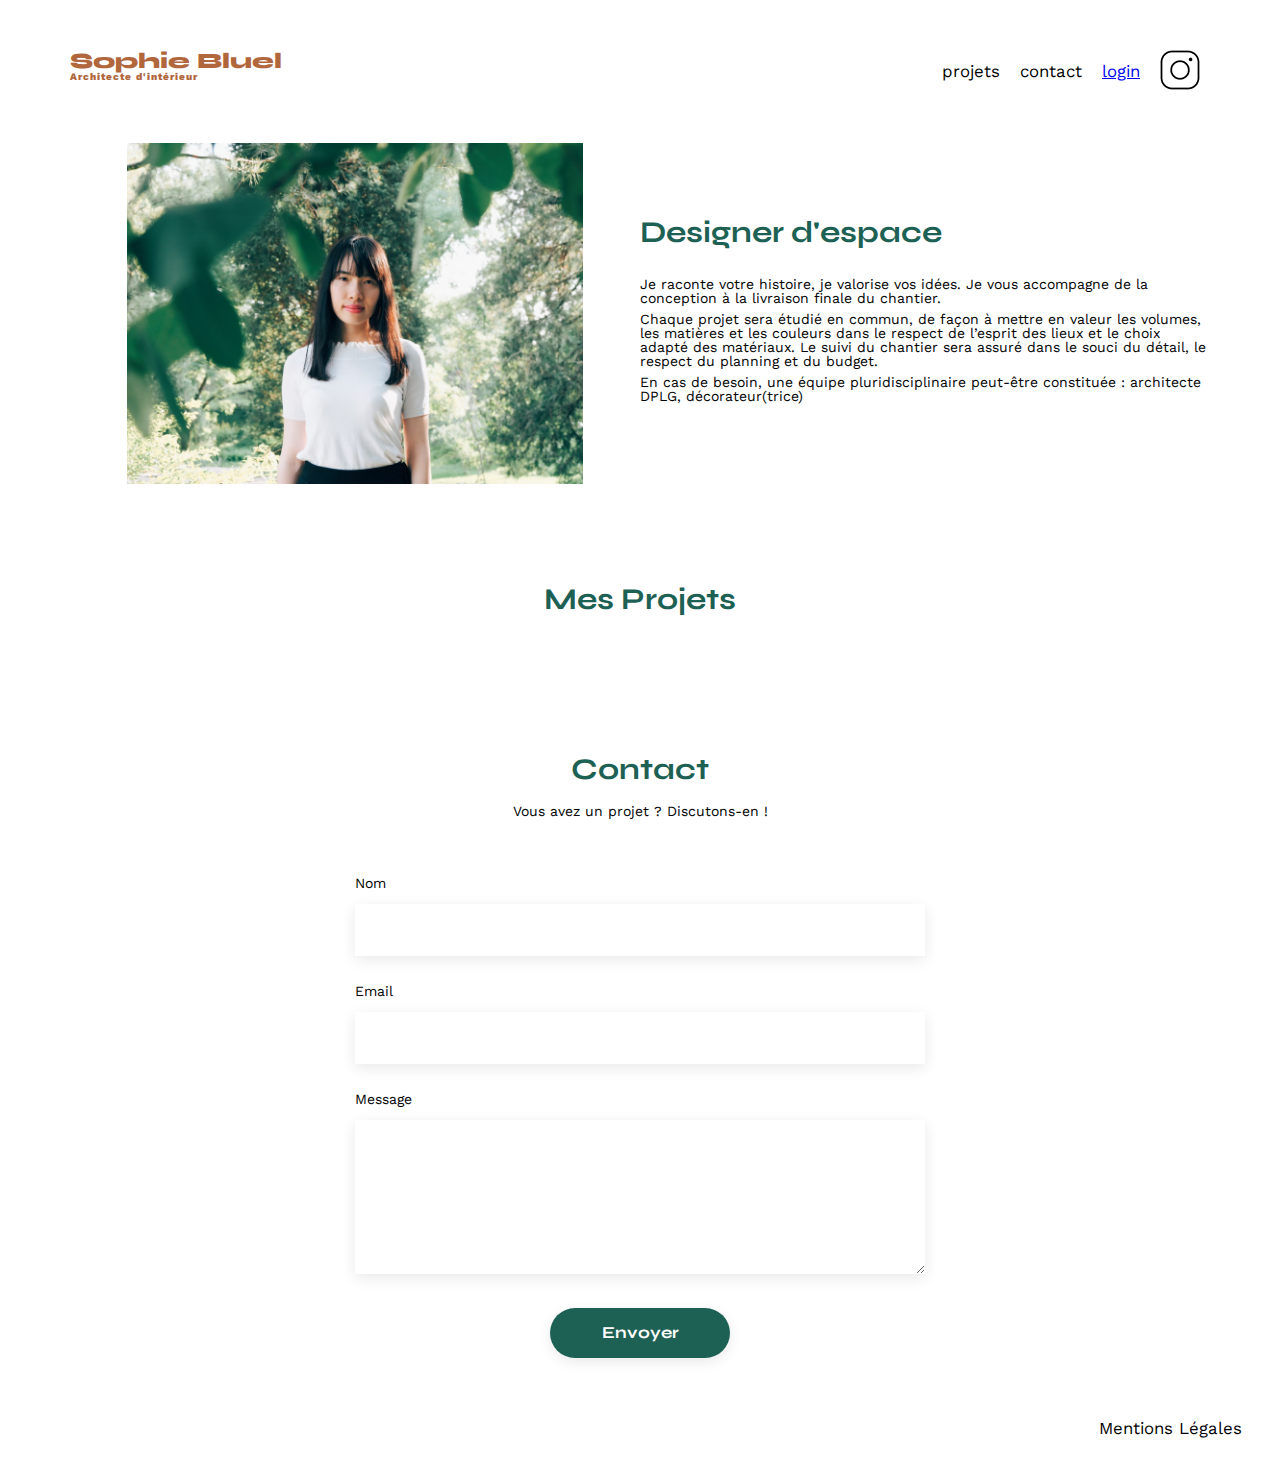
<file: Portfolio-architecte-sophie-bluel-master/FrontEnd/index.html>
<!DOCTYPE html>
<html lang="fr">
<head>
	<meta charset="UTF-8">
	<title>Sophie Bluel - Architecte d'intérieur</title>
	<meta name="viewport" content="width=device-width, initial-scale=1.0">
	<link rel="preconnect" href="https://fonts.googleapis.com">
	<link rel="preconnect" href="https://fonts.gstatic.com" crossorigin>
	<link href="https://fonts.googleapis.com/css2?family=Syne:wght@700;800&family=Work+Sans&display=swap" rel="stylesheet">
	<link rel="stylesheet" href="https://cdnjs.cloudflare.com/ajax/libs/font-awesome/4.7.0/css/font-awesome.min.css">
	<meta name="description" content="">
	<link rel="stylesheet" href="./assets/style.css">

	<script src="./main.js" defer></script>

</head>
<body>
	<div class="modeEdition"></div>
<header>
	<h1>Sophie Bluel <span>Architecte d'intérieur</span></h1>
	<nav>
		<ul>
			<li>projets</li>
			<li>contact</li>
			<li class="aLogin"><a href="login.html" >login</a></li>
			<li><img src="./assets/icons/instagram.png" alt="Instagram"></li>
		</ul>
	</nav>
</header>
<main>
	<div id="popup1" class="overlay">
		<div class="popup">
			<div class="innerPopup">
				
			</div>
		</div>
	</div>
	<section id="introduction">
		<figure>
			<img src="./assets/images/sophie-bluel.png" alt="">
		</figure>
		<article>
			<h2>Designer d'espace</h2>
			<p>Je raconte votre histoire, je valorise vos idées. Je vous accompagne de la conception à la livraison finale du chantier.</p>
			<p>Chaque projet sera étudié en commun, de façon à mettre en valeur les volumes, les matières et les couleurs dans le respect de l’esprit des lieux et le choix adapté des matériaux. Le suivi du chantier sera assuré dans le souci du détail, le respect du planning et du budget.</p>
			<p>En cas de besoin, une équipe pluridisciplinaire peut-être constituée : architecte DPLG, décorateur(trice)</p>
		</article>
	</section>
	<section id="portfolio">
		<span class="modifier">
			<h2>Mes Projets</h2>
		</span>
    	<div class="filtres"></div>
		<div class="gallery"></div>
	</section>
	<section id="contact">
		<h2>Contact</h2>
		<p>Vous avez un projet ? Discutons-en !</p>
		<form action="#" method="post">
			<label for="name">Nom</label>
			<input type="text" name="name" id="name">
			<label for="email">Email</label>
			<input type="email" name="email" id="email">
			<label for="message">Message</label>
			<textarea name="message" id="message" cols="30" rows="10"></textarea>
			<input type="submit" value="Envoyer">
		</form>
	</section>
</main>

<footer>
	<nav>
		<ul>
			<li>Mentions Légales</li>
		</ul>
	</nav>
</footer>
</body>
</html>
</file>
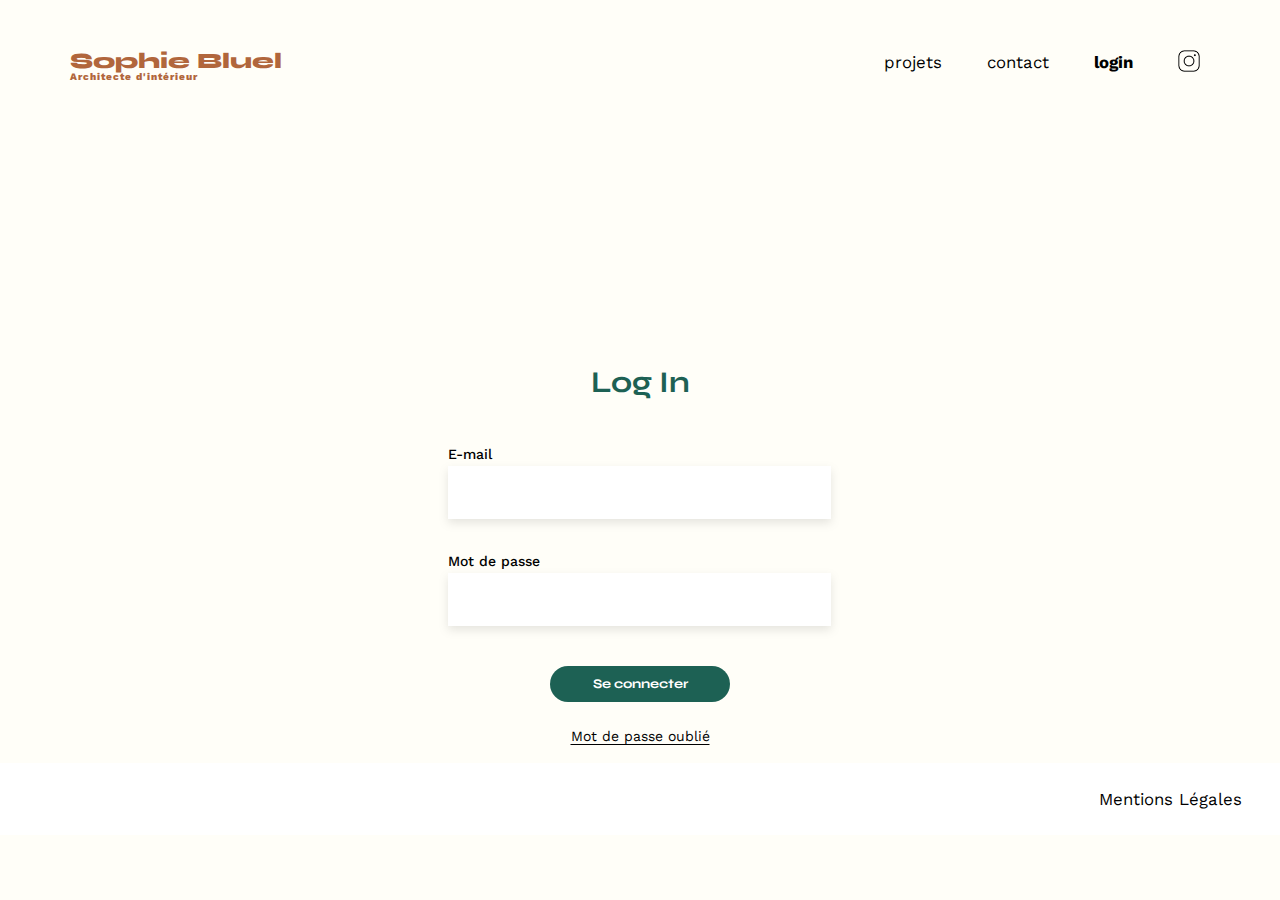
<file: Portfolio-architecte-sophie-bluel-master/FrontEnd/login.html>
<!DOCTYPE html>
<html lang="fr">
<head>
	<meta charset="UTF-8">
	<title>Sophie Bluel - Architecte d'intérieur</title>
	<meta name="viewport" content="width=device-width, initial-scale=1.0">
	<link rel="preconnect" href="https://fonts.googleapis.com">
	<link rel="preconnect" href="https://fonts.gstatic.com" crossorigin>
	<link href="https://fonts.googleapis.com/css2?family=Syne:wght@700;800&family=Work+Sans&display=swap" rel="stylesheet">
	<meta name="description" content="">
	<link rel="stylesheet" href="./assets/style.css">
    <script src="./login.js" defer></script>

</head>
<body class="bodyLogin">
    <header>
        <h1>Sophie Bluel <span>Architecte d'intérieur</span></h1>
        <nav>
            <ul class ="header">
                <li>projets</li>
                <li>contact</li>
                <li class="loginB">login</li>
                <li><img src="./assets/icons/instagram.png" alt="Instagram" id="test"></li>
            </ul>
        </nav>
    </header>
    <main>
        <h2 class="login">Log In</h2>
        <form class="log" id="connect">
            <div class="emailmdp">
                <label for="emailStyle" class="labelLogin">E-mail</label>
                <input type="email" name="mail" id="emailStyle" class="inputLogin">
                <label for="Text" class="labelLogin">Mot de passe</label>
                <input type="text" name="password" id="Text" class="inputLogin">
                <input type="submit" name="connection"  value="Se connecter" class="connect">
                
            </div>
        </form>
        <a class="mdpOublie">Mot de passe oublié</a>
        <div id="mdp"> </div>
    </main>
    <footer>
        <nav>
            <ul>
                <li>Mentions Légales</li>
            </ul>
        </nav>
    </footer>
</body>
</html>
</file>
<file: Portfolio-architecte-sophie-bluel-master/FrontEnd/assets/style.css>
/* http://meyerweb.com/eric/tools/css/reset/
   v2.0 | 20110126
   License: none (public domain)
*/

html, body, div, span, applet, object, iframe,
h1, h2, h3, h4, h5, h6, p, blockquote, pre,
a, abbr, acronym, address, big, cite, code,
del, dfn, em, img, ins, kbd, q, s, samp,
small, strike, strong, sub, sup, tt, var,
b, u, i, center,
dl, dt, dd, ol, ul, li,
fieldset, form, label, legend,
table, caption, tbody, tfoot, thead, tr, th, td,
article, aside, canvas, details, embed,
figure, figcaption, footer, header, hgroup,
menu, nav, output, ruby, section, summary,
time, mark, audio, video {
	margin: 0;
	padding: 0;
	border: 0;
	font-size: 100%;
	font: inherit;
	vertical-align: baseline;
}

/* HTML5 display-role reset for older browsers */
article, aside, details, figcaption, figure,
footer, header, hgroup, menu, nav, section {
	display: block;
}

body {
	line-height: 1;
}

ol, ul {
	list-style: none;
}

blockquote, q {
	quotes: none;
}

blockquote:before, blockquote:after,
q:before, q:after {
	content: '';
	content: none;
}

table {
	border-collapse: collapse;
	border-spacing: 0;
}

/** end reset css**/
body {
	margin:auto;
	font-family: 'Work Sans' ;
	font-size: 14px;
}

header {
	
	display: flex;
	justify-content: space-between;
	margin: 50px 0
}

main, header {
	max-width: 1140px;
	margin-left:auto;
	margin-right:auto;
}

section {
	margin: 50px 0
}

h1{
	display: flex;
	flex-direction: column;
	font-family: 'Syne';
	font-size: 22px;
	font-weight: 800;
	color: #B1663C
}

h1 > span {
	font-family: 'Work Sans';
	font-size:10px;
	letter-spacing: 0.1em;
}

h2{
	font-family: 'Syne';
	font-weight: 700;
	font-size: 30px;
	color: #1D6154
}

nav ul {
	display: flex;
	align-items: center;
	list-style-type: none;

}

nav li {
	padding: 0 10px;
	font-size: 1.2em;
}

li:hover {
	color: #B1663C;
}

#introduction {
	display: flex;
	align-items: center;
}

#introduction figure {
	flex: 1
}

#introduction img {
	display: block;
	margin: auto;
	width: 80%;
}

#introduction article {
	flex: 1
}

#introduction h2 {
	margin-bottom: 1em;
}

#introduction p {
	margin-bottom: 0.5em;
}

#portfolio h2 {
	text-align: center;
	margin-bottom: 1em;
}

.filtres {
	display:flex;
	justify-content: center;
	margin-bottom: 50px;
}

.filtre {
	font-size: 18px;
	border-style: solid;
	border-radius: 40px;
	margin-right: 20px;
	border-width: 2px;
	color :#1D6154;
	padding: 15px;
	font-weight: bold;
}

.filtre:hover {
	background-color: #1D6154;
	color: white;
	border-color: #1D6154;
}

.filtreActif {
	font-size: 18px;
	border-style: solid;
	border-radius: 40px;
	margin-right: 20px;
	border-width: 2px;
	padding: 15px;
	font-weight: bold;
	background-color: #1D6154;
	color: white;
	border-color: #1D6154;
}

.gallery {
	width: 100%;
	display: grid;
	grid-template-columns: 1fr 1fr 1fr;
	grid-column-gap: 20px;
	grid-row-gap: 20px;
}

.gallery img {
	width: 100%;

}

#contact {
	width: 50%;
margin: auto;
}

#contact > * {
	text-align: center;

}

#contact h2{
	margin-bottom: 20px;
}

#contact form {
	text-align: left;
	margin-top:30px;
	display: flex;
	flex-direction: column;
}

#contact input {
	height: 50px;
	font-size: 1.2em;
	border: none;
	box-shadow: 0px 4px 14px rgba(0, 0, 0, 0.09);
}

#contact label {
	margin: 2em 0 1em 0;
}

#contact textarea {
	border: none;
	box-shadow: 0px 4px 14px rgba(0, 0, 0, 0.09);
}

input[type="submit"]{
	font-family: 'Syne';
	font-weight: 700;
	color: white;
	background-color: #1D6154;
	margin : 2em auto ;
	width: 180px;
	text-align: center;
	border-radius: 60px ;
}

footer nav ul {
	display: flex;
	justify-content: flex-end;
	margin: 2em
}

.box {
	text-align: center;
}

.modifWork {
display: flex;
flex-direction: column;
row-gap: 10px;
}

.galeryModif{
display: flex;
flex-wrap: wrap;
column-gap: 5px;
row-gap: 35px;
margin-top: 30px;
flex-direction: row;
margin-bottom: 80px;
padding: 10px;
}

.galeryModif figure {
width: 20%!important;
position: relative;
width: 77px!important;
}

.galeryModif figure a{
position: absolute;
top: 7px;
right: 7px;
color: white;
background-color: black;
padding: 3px;
border-radius: 3px;
}

.galeryModif figure img{
height: 103px;
object-fit: cover!important;
width: 100%;
}

#uploadImage{}

input[type="file"] {
height: 0;
width: 0;
overflow: hidden;
}

.bodyLogin{
background-color: #FFFEF8;
}

.connect{
width: 179px;
height: 36px;
border-style: none;
margin-top: 40px !important;
}

.login {
font-size: 30px!important;
}

.mdpOublie {
justify-content: center;
display: flex;
text-underline-offset: 3px;
text-decoration: underline;
}

.labelLogin{
font-size: 14px;
font-weight: 500;
margin-bottom: 5px;
margin-left: -50px;
margin-top: 15px;
}

.button {
font-size: 1em;
padding: 10px;
text-decoration: none;
cursor: pointer;
transition: all 0.3s ease-out;
display: flex;
column-gap: 10px;
}

.buttonAjoutPhoto {
display: flex;
justify-content: center;
background-color: #1D6154;
border-radius: 20px;
padding: 10px;
color: white;
margin-top: 15px;
width: 216px;
margin-left: 108px;
bottom: 42px;
}

.overlay {
position: fixed;
top: 0;
bottom: 0;
left: 0;
right: 0;
background: rgba(0, 0, 0, 0.7);
transition: opacity 500ms;
visibility: hidden;
opacity: 0;
z-index: 2;
}

.overlay:target {
visibility: visible;
opacity: 1;
}

.popup {
margin: 70px auto;
padding: 20px;
background: #fff;
border-radius: 5px;
position: relative;
width: 630px;
max-height: 670px;
overflow-y: scroll !important;
}

.popup h2 {
margin-top: 0;
color: #333;
font-family: Tahoma, Arial, sans-serif;
margin-left: 23%;
}

.popup .close {
position: absolute;
top: 20px;
right: 30px;
transition: all 200ms;
font-size: 30px;
font-weight: bold;
text-decoration: none;
color: #333;
}

.popup .close:hover {
color: #06D85F;
}

.popup .content {
max-height: 30%;
overflow: auto;
}

.login {
display: flex;
justify-content: center;
font-size: 20px;
color: #1D6154;
margin-top: 25%;
margin-bottom: 35px;
}

.emailmdp {
display: flex;
flex-direction: column;
width: 25%;
}

#emailStyle {
	margin-bottom: 20px;
}
.inputLogin{
	border-style: none!important;
	filter: drop-shadow(0px 4px 5px rgba(0,0,0,0.1));
	height: 51px;
	width: 379px;
	margin-left: -50px;
}

.log {
	display: flex;
	justify-content: center;
}

.loginB {
	font-weight: bold;
}

.header {
	display: flex;
    column-gap: 25px;
}

#test{
	width: 22px;
}

#mdp{
	margin-top: 20px;
	display: flex;
	justify-content: center;
	color: red;
}

footer{
	background-color: white;
    position: absolute;
    width: 100%;
}

.modifier {
	display: flex;
	justify-content: center;
	margin-top: 100px;
	margin-bottom: 10px;
}

.svgIcon {
	width: 15px;
	margin-top: -6px;
	margin-left: 15px;
}

.galerieTitle{
	font-size: 26px;
    justify-content: center;
    display: flex;
    margin-bottom: 38px;
    margin-top: -30px;
}

.innerPopup{
	margin: 75px;
	margin-left: 92px;
    margin-right: 93px;
}

.txtDecor {
	padding: 6px;
    display: flex;
    justify-content: center;
    margin-top: -15px;
    border-top: solid;
    border-color: #B3B3B3;
    border-width: thin;
    margin-bottom: 10px;
}

.back {
	position: absolute;
    top: 20px;
    left: 30px;
    transition: all 200ms;
    font-size: 30px;
    font-weight: bold;
    text-decoration: none;
    color: #333;
	width: 22px;
}

.addImage {
	display: flex;
    width: 155px;
    padding: 12px;
    justify-content: center;
    border-radius: 30px;
    background-color: #CBD6DC;
    margin-top: 10px;
    margin-bottom: 7px;
	color: #306685;
}

.imageToAdd{
	background-color: #E8F1F6;
    padding: 20px;
    display: flex;
    justify-content: center;
    flex-direction: column;
}

.iconImgInput img{
	filter: invert(50%) sepia(0%) saturate(57%) hue-rotate(290deg) brightness(130%) contrast(31%) opacity(0.5);
	width: 75px;
}

.innerInputImage{
	display: flex;
	justify-content: center;
}

.iconImgInput{
	display: flex;
	justify-content: center;
}

.valider {
	display: flex;
    justify-content: center;
    border-radius: 20px;
    padding: 10px;
    color: white;
    width: 204px;
    position: absolute;
    bottom: 60px;
    margin-left: 104px;
	background-color: #A7A7A7;
}

.inputForm {
	border-style: none!important;
	filter: drop-shadow(0px 4px 5px rgba(0,0,0,0.1));
	height: 51px;
	margin-bottom: 20px;
}

.inputForm:empty {
	border-style: none!important;
	filter: drop-shadow(0px 4px 5px rgba(0,0,0,0.1));
	height: 51px;
	margin-bottom: 20px;
}

.inputImgInfo {
	display: flex;
	justify-content: center;
}

.modeEdition {
	display: none;
    justify-content: center;
    background-color: black;
    color: white;
    width: 100%;
    height: 33px;
    padding-top: 20px;
}

.modeEdition img {
	filter: invert(100%) sepia(0%) saturate(120%) hue-rotate(80deg) brightness(356%) contrast(100%);
	margin-right: 10px;
	margin-top: -20px !important;
}

.footerLogin {
	bottom: 0px;
}

.imageNonValid{
	display:flex;
	justify-content: center;
	color: red;
	margin-top: 10px;
}
</file>
